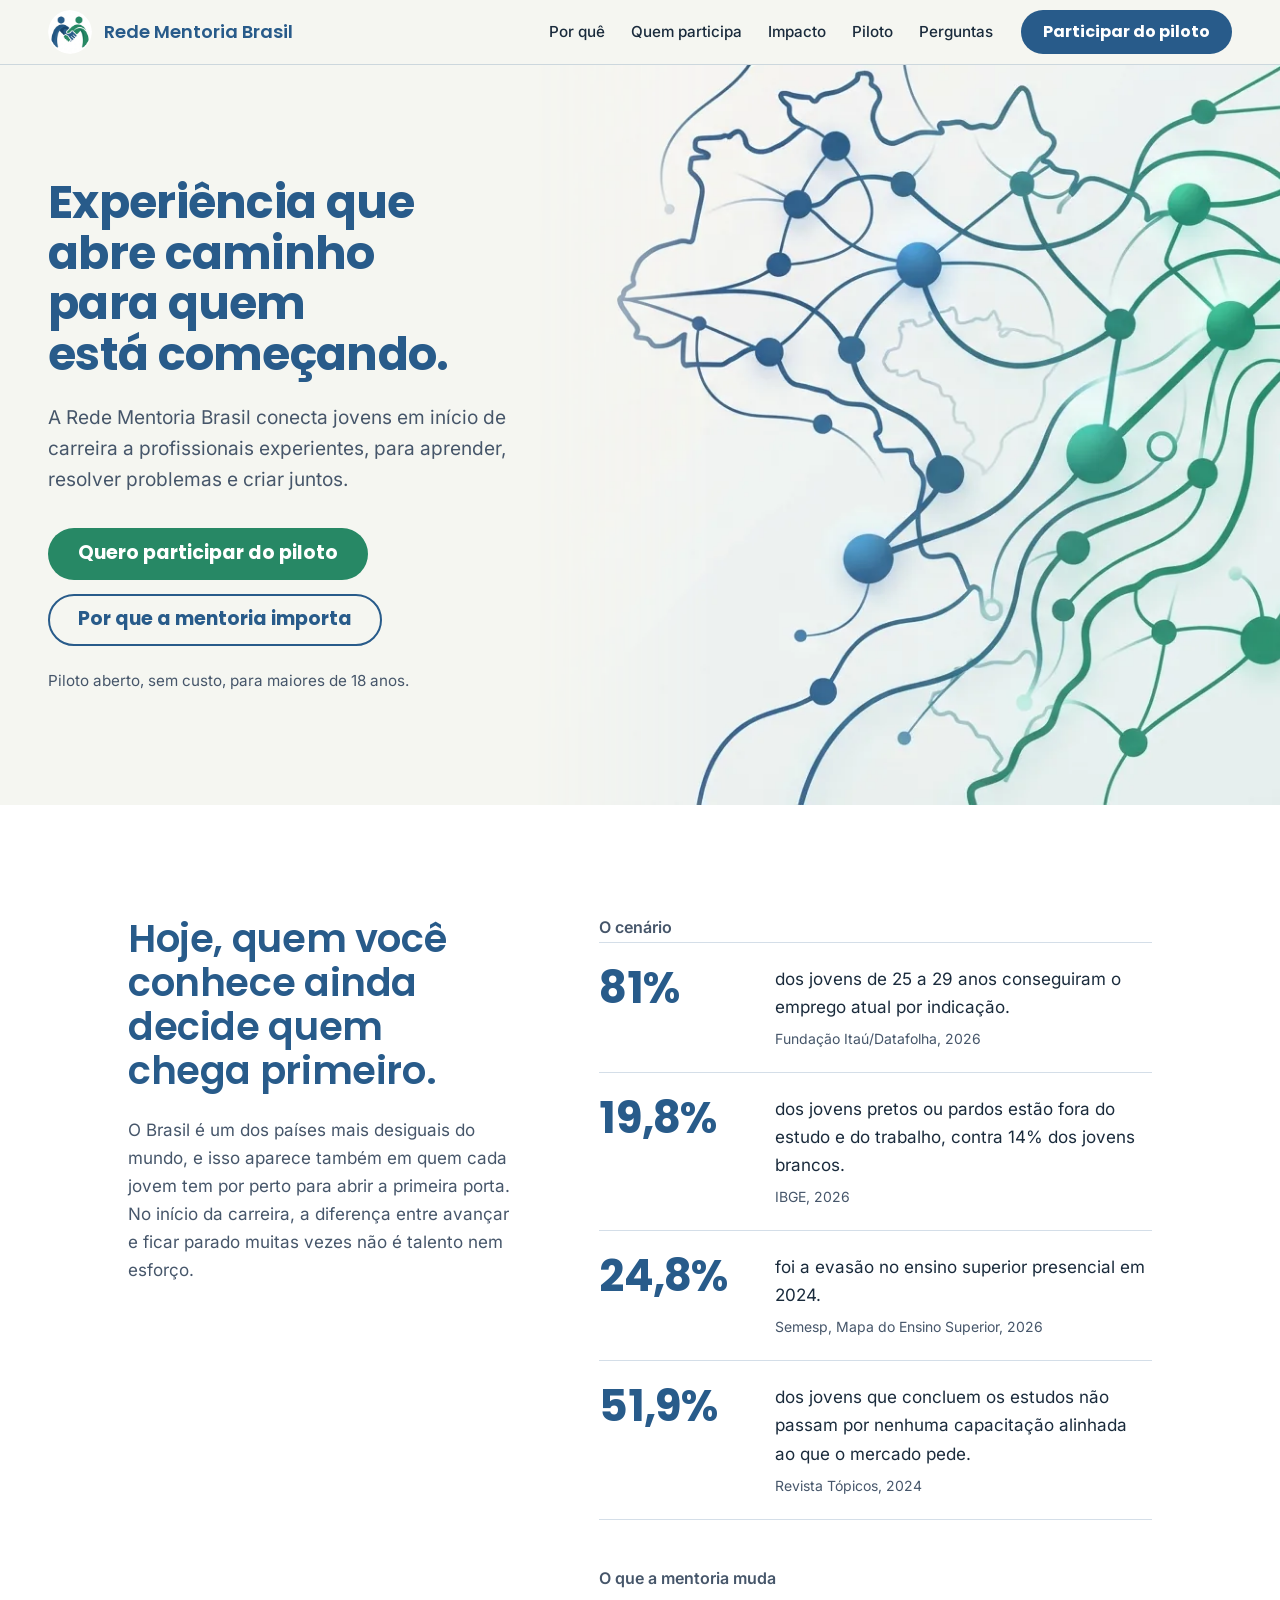
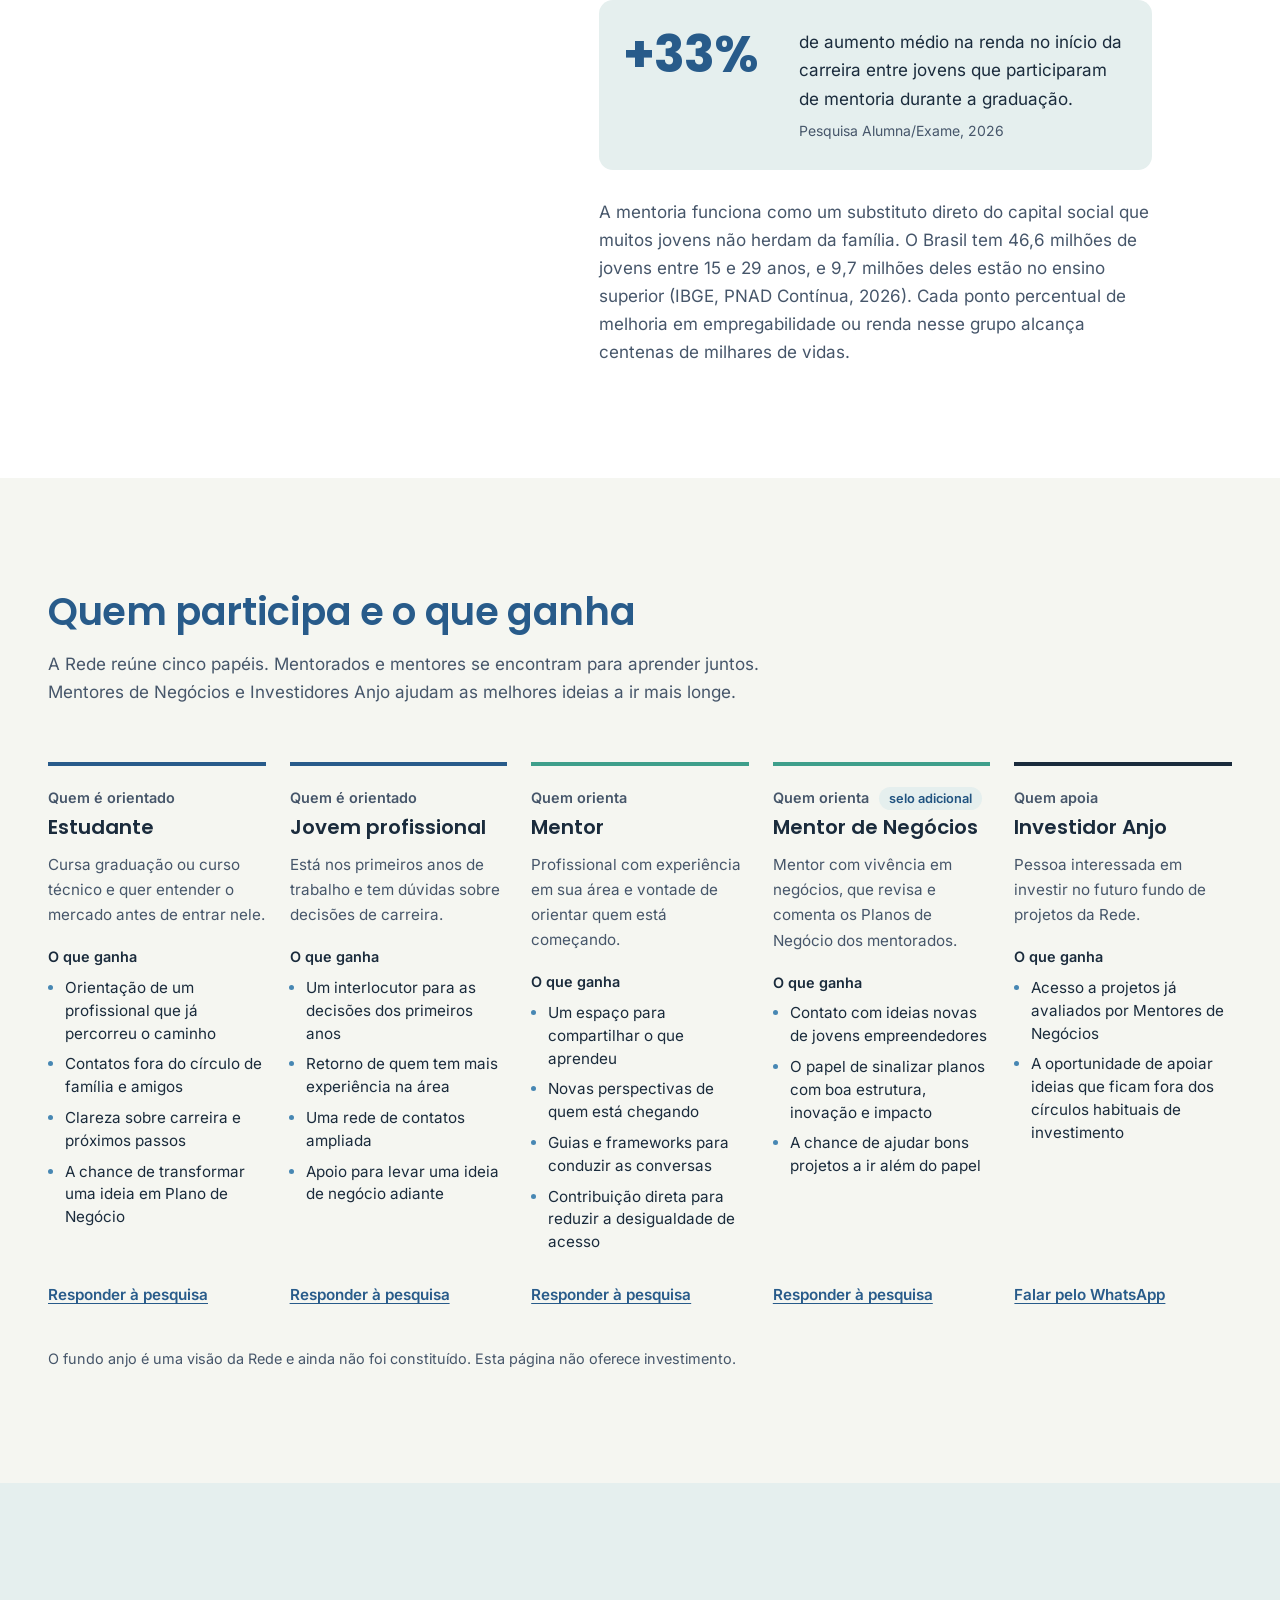
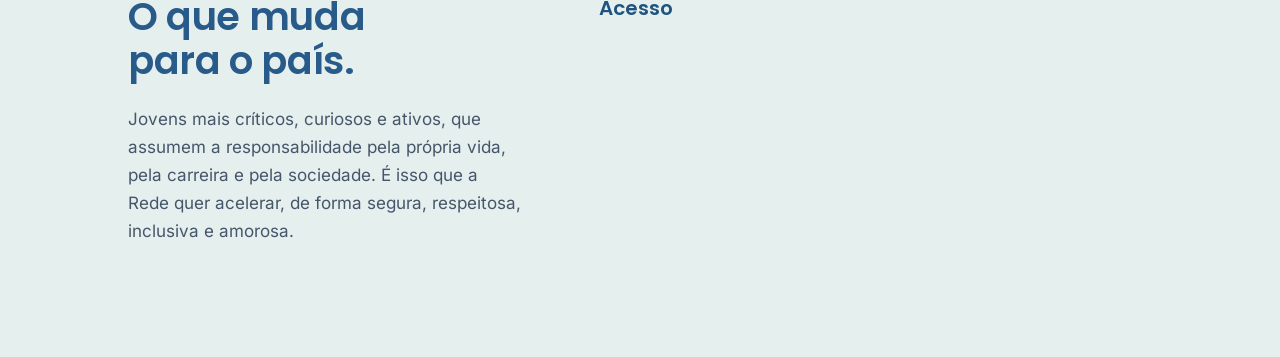
<file: index.html>
<!DOCTYPE html>
<html lang="pt-BR">
<head>
  <meta charset="utf-8">
  <meta name="viewport" content="width=device-width, initial-scale=1">
  <title>Rede Mentoria Brasil | Conectando experiência a quem está começando</title>
  <meta name="description" content="A Rede Mentoria Brasil conecta jovens em início de carreira a profissionais experientes. Piloto aberto, sem custo, para maiores de 18 anos.">
  <meta name="theme-color" content="#285B8A">

  <meta property="og:type" content="website">
  <meta property="og:locale" content="pt_BR">
  <meta property="og:title" content="Rede Mentoria Brasil">
  <meta property="og:description" content="Experiência que abre caminho para quem está começando. Participe do piloto.">
  <meta property="og:image" content="assets/img/og-image.jpg">

  <link rel="icon" type="image/png" sizes="32x32" href="assets/img/favicon-32.png">
  <link rel="icon" type="image/png" sizes="64x64" href="assets/img/favicon-64.png">
  <link rel="apple-touch-icon" href="assets/img/apple-touch-icon.png">

  <link rel="preload" href="assets/fonts/poppins-latin-700-normal.woff2" as="font" type="font/woff2" crossorigin>
  <link rel="preload" href="assets/fonts/inter-latin-wght-normal.woff2" as="font" type="font/woff2" crossorigin>
  <link rel="stylesheet" href="styles.css">
</head>
<body>
  <a class="pular" href="#conteudo">Ir para o conteúdo</a>

  <header class="topo">
    <div class="topo__interno">
      <a class="marca" href="#inicio" aria-label="Rede Mentoria Brasil, início">
        <img src="assets/img/logo-marca-128.png" width="44" height="44" alt="">
        <span>Rede Mentoria Brasil</span>
      </a>
      <nav class="menu" aria-label="Seções da página">
        <a href="#porque">Por quê</a>
        <a href="#para-quem">Quem participa</a>
        <a href="#impacto">Impacto</a>
        <a href="#piloto">Piloto</a>
        <a href="#faq">Perguntas</a>
      </nav>
      <a class="btn btn--azul btn--pequeno" href="/inscricao/">Participar do piloto</a>
    </div>
  </header>

  <main id="conteudo">

    <!-- HERO -->
    <section class="hero" id="inicio">
      <div class="hero__texto">
        <h1>Experiência que abre caminho para quem está começando.</h1>
        <p class="hero__sub">A Rede Mentoria Brasil conecta jovens em início de carreira a profissionais experientes, para aprender, resolver problemas e criar juntos.</p>
        <div class="acoes">
          <a class="btn btn--verde" href="/inscricao/">Quero participar do piloto</a>
          <a class="btn btn--contorno" href="#porque">Por que a mentoria importa</a>
        </div>
        <p class="hero__nota">Piloto aberto, sem custo, para maiores de 18 anos.</p>
      </div>
      <div class="hero__imagem">
        <picture>
          <source media="(max-width: 760px)" srcset="assets/img/hero-vertical.webp" width="768" height="1376">
          <img src="assets/img/hero-horizontal.webp" width="1376" height="768" alt="" fetchpriority="high">
        </picture>
      </div>
    </section>

    <!-- POR QUE -->
    <section class="secao secao--branca" id="porque" aria-labelledby="t-porque">
      <div class="contem porque">
        <div class="porque__intro">
          <h2 id="t-porque">Hoje, quem você conhece ainda decide quem chega primeiro.</h2>
          <p>O Brasil é um dos países mais desiguais do mundo, e isso aparece também em quem cada jovem tem por perto para abrir a primeira porta. No início da carreira, a diferença entre avançar e ficar parado muitas vezes não é talento nem esforço.</p>
        </div>

        <div class="porque__dados">
          <h3 class="porque__grupo">O cenário</h3>
          <ul class="dados">
            <li>
              <span class="num">81%</span>
              <p>dos jovens de 25 a 29 anos conseguiram o emprego atual por indicação.</p>
              <p class="fonte">Fundação Itaú/Datafolha, 2026</p>
            </li>
            <li>
              <span class="num">19,8%</span>
              <p>dos jovens pretos ou pardos estão fora do estudo e do trabalho, contra 14% dos jovens brancos.</p>
              <p class="fonte">IBGE, 2026</p>
            </li>
            <li>
              <span class="num">24,8%</span>
              <p>foi a evasão no ensino superior presencial em 2024.</p>
              <p class="fonte">Semesp, Mapa do Ensino Superior, 2026</p>
            </li>
            <li>
              <span class="num">51,9%</span>
              <p>dos jovens que concluem os estudos não passam por nenhuma capacitação alinhada ao que o mercado pede.</p>
              <p class="fonte">Revista Tópicos, 2024</p>
            </li>
          </ul>

          <h3 class="porque__grupo">O que a mentoria muda</h3>
          <div class="destaque">
            <span class="num">+33%</span>
            <p>de aumento médio na renda no início da carreira entre jovens que participaram de mentoria durante a graduação.</p>
            <p class="fonte">Pesquisa Alumna/Exame, 2026</p>
          </div>
          <p class="porque__fecho">A mentoria funciona como um substituto direto do capital social que muitos jovens não herdam da família. O Brasil tem 46,6 milhões de jovens entre 15 e 29 anos, e 9,7 milhões deles estão no ensino superior (IBGE, PNAD Contínua, 2026). Cada ponto percentual de melhoria em empregabilidade ou renda nesse grupo alcança centenas de milhares de vidas.</p>
        </div>
      </div>
    </section>

    <!-- QUEM PARTICIPA -->
    <section class="secao secao--nevoa" id="para-quem" aria-labelledby="t-quem">
      <div class="contem contem--largo">
        <div class="titulo-secao">
          <h2 id="t-quem">Quem participa e o que ganha</h2>
          <p>A Rede reúne cinco papéis. Mentorados e mentores se encontram para aprender juntos. Mentores de Negócios e Investidores Anjo ajudam as melhores ideias a ir mais longe.</p>
        </div>

        <div class="papeis">
          <article class="papel papel--mentorado">
            <p class="papel__grupo">Quem é orientado</p>
            <h3>Estudante</h3>
            <p class="papel__quem">Cursa graduação ou curso técnico e quer entender o mercado antes de entrar nele.</p>
            <h4>O que ganha</h4>
            <ul>
              <li>Orientação de um profissional que já percorreu o caminho</li>
              <li>Contatos fora do círculo de família e amigos</li>
              <li>Clareza sobre carreira e próximos passos</li>
              <li>A chance de transformar uma ideia em Plano de Negócio</li>
            </ul>
            <a class="papel__link" href="/inscricao/">Responder à pesquisa</a>
          </article>

          <article class="papel papel--mentorado">
            <p class="papel__grupo">Quem é orientado</p>
            <h3>Jovem profissional</h3>
            <p class="papel__quem">Está nos primeiros anos de trabalho e tem dúvidas sobre decisões de carreira.</p>
            <h4>O que ganha</h4>
            <ul>
              <li>Um interlocutor para as decisões dos primeiros anos</li>
              <li>Retorno de quem tem mais experiência na área</li>
              <li>Uma rede de contatos ampliada</li>
              <li>Apoio para levar uma ideia de negócio adiante</li>
            </ul>
            <a class="papel__link" href="/inscricao/">Responder à pesquisa</a>
          </article>

          <article class="papel papel--mentor">
            <p class="papel__grupo">Quem orienta</p>
            <h3>Mentor</h3>
            <p class="papel__quem">Profissional com experiência em sua área e vontade de orientar quem está começando.</p>
            <h4>O que ganha</h4>
            <ul>
              <li>Um espaço para compartilhar o que aprendeu</li>
              <li>Novas perspectivas de quem está chegando</li>
              <li>Guias e frameworks para conduzir as conversas</li>
              <li>Contribuição direta para reduzir a desigualdade de acesso</li>
            </ul>
            <a class="papel__link" href="/inscricao/">Responder à pesquisa</a>
          </article>

          <article class="papel papel--mentor">
            <p class="papel__grupo">Quem orienta <span class="selo">selo adicional</span></p>
            <h3>Mentor de Negócios</h3>
            <p class="papel__quem">Mentor com vivência em negócios, que revisa e comenta os Planos de Negócio dos mentorados.</p>
            <h4>O que ganha</h4>
            <ul>
              <li>Contato com ideias novas de jovens empreendedores</li>
              <li>O papel de sinalizar planos com boa estrutura, inovação e impacto</li>
              <li>A chance de ajudar bons projetos a ir além do papel</li>
            </ul>
            <a class="papel__link" href="/inscricao/">Responder à pesquisa</a>
          </article>

          <article class="papel papel--apoio">
            <p class="papel__grupo">Quem apoia</p>
            <h3>Investidor Anjo</h3>
            <p class="papel__quem">Pessoa interessada em investir no futuro fundo de projetos da Rede.</p>
            <h4>O que ganha</h4>
            <ul>
              <li>Acesso a projetos já avaliados por Mentores de Negócios</li>
              <li>A oportunidade de apoiar ideias que ficam fora dos círculos habituais de investimento</li>
            </ul>
            <a class="papel__link" href="https://wa.me/5541999118887?text=Contato%20Landing%20Page%20-%20Rede%20Mentoria%20Brasil.%20Eu%20gostaria%20de%20mais%20informa%C3%A7%C3%B5es%3A" target="_blank" rel="noopener">Falar pelo WhatsApp</a>
          </article>
        </div>

        <p class="aviso">O fundo anjo é uma visão da Rede e ainda não foi constituído. Esta página não oferece investimento.</p>
      </div>
    </section>

    <!-- IMPACTO -->
    <section class="secao secao--verde-agua" id="impacto" aria-labelledby="t-impacto">
      <div class="contem impacto">
        <div class="impacto__intro">
          <h2 id="t-impacto">O que muda para o país.</h2>
          <p>Jovens mais críticos, curiosos e ativos, que assumem a responsabilidade pela própria vida, pela carreira e pela sociedade. É isso que a Rede quer acelerar, de forma segura, respeitosa, inclusiva e amorosa.</p>
        </div>
        <ul class="impacto__lista">
          <li>
            <h3>Acesso
</file>
<file: styles.css>
/* Rede Mentoria Brasil — landing page
   Cores, proporções e regras de uso: rede-mentoria-brasil_brand-spec.md v1.0 */

@font-face {
  font-family: "Poppins";
  font-weight: 500;
  font-style: normal;
  font-display: swap;
  src: url("assets/fonts/poppins-latin-500-normal.woff2") format("woff2");
}
@font-face {
  font-family: "Poppins";
  font-weight: 600;
  font-style: normal;
  font-display: swap;
  src: url("assets/fonts/poppins-latin-600-normal.woff2") format("woff2");
}
@font-face {
  font-family: "Poppins";
  font-weight: 700;
  font-style: normal;
  font-display: swap;
  src: url("assets/fonts/poppins-latin-700-normal.woff2") format("woff2");
}
@font-face {
  font-family: "Inter";
  font-weight: 100 900;
  font-style: normal;
  font-display: swap;
  src: url("assets/fonts/inter-latin-wght-normal.woff2") format("woff2");
}

:root {
  --nevoa: #F5F6F1;
  --nevoa-verde: #E5EFEE;
  --branco: #FFFFFF;
  --azul: #285B8A;
  --azul-profundo: #205380;
  --azul-rede: #4787B3;
  --verde: #278865;
  --verde-profundo: #187858;
  --verde-agua: #3E9F8B;
  --tinta: #1A2B3C;
  --tinta-suave: #46566A;
  --linha: rgba(40, 91, 138, 0.2);

  --fonte-titulo: "Poppins", "Nunito", "Segoe UI", system-ui, sans-serif;
  --fonte-texto: "Inter", "Segoe UI", system-ui, -apple-system, Roboto, sans-serif;

  --largura: 1120px;
  --largura-larga: 1280px;
  --margem: clamp(20px, 5vw, 48px);
  --respiro: clamp(64px, 9vw, 112px);
}

*, *::before, *::after { box-sizing: border-box; }

html {
  scroll-behavior: smooth;
  scroll-padding-top: 88px;
  -webkit-text-size-adjust: 100%;
}

@media (prefers-reduced-motion: reduce) {
  html { scroll-behavior: auto; }
}

body {
  margin: 0;
  background: var(--nevoa);
  color: var(--tinta);
  font-family: var(--fonte-texto);
  font-size: 1.0625rem;
  line-height: 1.65;
  -webkit-font-smoothing: antialiased;
}

img { max-width: 100%; height: auto; display: block; }

h1, h2, h3, h4 {
  font-family: var(--fonte-titulo);
  color: var(--tinta);
  margin: 0;
  text-wrap: balance;
}

p { margin: 0 0 1em; }
p:last-child { margin-bottom: 0; }

a { color: var(--azul); text-underline-offset: 3px; }
a:hover { color: var(--azul-profundo); }

:focus-visible {
  outline: 3px solid var(--azul-rede);
  outline-offset: 3px;
  border-radius: 4px;
}

.pular {
  position: absolute;
  left: 16px;
  top: -80px;
  background: var(--azul);
  color: var(--branco);
  padding: 10px 16px;
  border-radius: 8px;
  z-index: 100;
}
.pular:focus { top: 12px; color: var(--branco); }

/* ---------- Botões ---------- */
.btn {
  display: inline-flex;
  align-items: center;
  justify-content: center;
  min-height: 52px;
  padding: 12px 28px;
  border-radius: 999px;
  border: 2px solid transparent;
  font-family: var(--fonte-titulo);
  font-weight: 700;
  font-size: 1.1875rem;
  line-height: 1.2;
  text-align: center;
  text-decoration: none;
  cursor: pointer;
  transition: background-color .15s ease, color .15s ease, border-color .15s ease;
}
.btn--verde { background: var(--verde); color: var(--branco); }
.btn--verde:hover { background: var(--verde-profundo); color: var(--branco); }
.btn--azul { background: var(--azul); color: var(--branco); }
.btn--azul:hover { background: var(--azul-profundo); color: var(--branco); }
.btn--contorno { background: transparent; color: var(--azul); border-color: var(--azul); }
.btn--contorno:hover { background: var(--azul); color: var(--branco); }
.btn--pequeno { min-height: 44px; padding: 8px 20px; font-size: 1rem; white-space: nowrap; }

.acoes { display: flex; flex-wrap: wrap; gap: 14px; }

/* ---------- Topo ---------- */
.topo {
  position: sticky;
  top: 0;
  z-index: 50;
  background: rgba(245, 246, 241, 0.94);
  backdrop-filter: blur(8px);
  border-bottom: 1px solid var(--linha);
}
.topo__interno {
  max-width: var(--largura-larga);
  margin: 0 auto;
  padding: 10px var(--margem);
  display: flex;
  align-items: center;
  gap: 28px;
}
.marca {
  display: flex;
  align-items: center;
  gap: 12px;
  text-decoration: none;
  color: var(--azul);
  font-family: var(--fonte-titulo);
  font-weight: 600;
  font-size: 1.125rem;
  margin-right: auto;
  white-space: nowrap;
}
.marca img { border-radius: 50%; }
.menu { display: flex; gap: 26px; }
.menu a {
  color: var(--tinta);
  text-decoration: none;
  font-weight: 500;
  font-size: 0.95rem;
  white-space: nowrap;
}
.menu a:hover { color: var(--azul); text-decoration: underline; text-underline-offset: 6px; }

/* ---------- Hero ---------- */
.hero {
  display: grid;
  grid-template-columns: minmax(0, 5fr) minmax(0, 7fr);
  min-height: min(84vh, 740px);
  background: var(--nevoa);
  overflow: hidden;
}
.hero__texto {
  align-self: center;
  padding: 56px 24px 56px max(var(--margem), calc((100vw - var(--largura-larga)) / 2 + var(--margem)));
}
.hero h1 {
  font-size: clamp(2.1rem, 3.6vw, 3.4rem);
  font-weight: 700;
  line-height: 1.1;
  letter-spacing: -0.015em;
  color: var(--azul);
  margin-bottom: 22px;
}
.hero__sub {
  font-size: 1.1875rem;
  color: var(--tinta-suave);
  max-width: 34em;
  margin-bottom: 32px;
}
.hero__nota {
  margin-top: 22px;
  font-size: 0.95rem;
  color: var(--tinta-suave);
}
.hero__imagem { position: relative; min-height: 320px; }
.hero__imagem picture,
.hero__imagem img {
  position: absolute;
  inset: 0;
  width: 100%;
  height: 100%;
}
.hero__imagem img {
  object-fit: cover;
  object-position: 72% 50%;
  -webkit-mask-image: linear-gradient(to right, transparent 0, #000 24%);
  mask-image: linear-gradient(to right, transparent 0, #000 24%);
}

/* ---------- Estrutura de seções ---------- */
.secao { padding-block: var(--respiro); }
.secao--branca { background: var(--branco); }
.secao--nevoa { background: var(--nevoa); }
.secao--verde-agua { background: var(--nevoa-verde); }

.contem {
  max-width: var(--largura);
  margin: 0 auto;
  padding-inline: var(--margem);
}
.contem--largo { max-width: var(--largura-larga); }

h2 {
  font-size: clamp(1.7rem, 3vw, 2.5rem);
  font-weight: 600;
  line-height: 1.15;
  letter-spacing: -0.01em;
  color: var(--azul);
}
h3 { font-size: 1.25rem; font-weight: 600; line-height: 1.3; }

.titulo-secao { max-width: 44em; margin-bottom: clamp(32px, 5vw, 56px); }
.titulo-secao h2 { margin-bottom: 16px; }
.titulo-secao p { color: var(--tinta-suave); }

/* ---------- Por que ---------- */
.porque {
  display: grid;
  grid-template-columns: minmax(0, 5fr) minmax(0, 7fr);
  gap: clamp(32px, 6vw, 88px);
  align-items: start;
}
.porque__intro { position: sticky; top: 112px; }
.porque__intro h2 { margin-bottom: 22px; }
.porque__intro p { color: var(--tinta-suave); }

.porque__grupo {
  font-family: var(--fonte-texto);
  font-size: 1rem;
  font-weight: 600;
  color: var(--tinta-suave);
  margin-bottom: 4px;
}
.porque__grupo:not(:first-child) { margin-top: 48px; }

.dados { list-style: none; margin: 0; padding: 0; }
.dados li {
  display: grid;
  grid-template-columns: 9.5rem minmax(0, 1fr);
  column-gap: 24px;
  padding: 22px 0;
  border-bottom: 1px solid var(--linha);
}
.dados li:first-child { border-top: 1px solid var(--linha); }
.dados .num { grid-row: 1 / span 2; }
.dados p { margin: 0; }
.num {
  font-family: var(--fonte-titulo);
  font-weight: 700;
  font-size: clamp(2rem, 3.4vw, 2.75rem);
  line-height: 1.05;
  color: var(--azul);
  letter-spacing: -0.02em;
}
.fonte {
  font-size: 0.875rem;
  color: var(--tinta-suave);
  margin-top: 6px !important;
}

.destaque {
  display: grid;
  grid-template-columns: 9.5rem minmax(0, 1fr);
  column-gap: 24px;
  padding: 28px 24px;
  margin-top: 12px;
  background: var(--nevoa-verde);
  border-radius: 14px;
}
.destaque .num { grid-row: 1 / span 2; font-size: clamp(2.4rem, 4vw, 3.25rem); }
.destaque p { margin: 0; }
.porque__fecho { margin-top: 28px; color: var(--tinta-suave); }

/* ---------- Papéis ---------- */
.papeis {
  display: grid;
  grid-template-columns: repeat(5, minmax(0, 1fr));
  gap: 28px 24px;
}
.papel {
  display: flex;
  flex-direction: column;
  padding-top: 20px;
  border-top: 4px solid var(--tinta);
}
.papel--mentorado { border-top-color: var(--azul); }
.papel--mentor { border-top-color: var(--verde-agua); }
.papel--apoio { border-top-color: var(--tinta); }

.papel__grupo {
  font-size: 0.9rem;
  font-weight: 600;
  color: var(--tinta-suave);
  margin-bottom: 4px;
  min-height: 1.6em;
}
.papel h3 { margin-bottom: 12px; color: var(--tinta); }
.papel__quem { font-size: 0.95rem; color: var(--tinta-suave); margin-bottom: 18px; }
.papel h4 {
  font-family: var(--fonte-texto);
  font-size: 0.9rem;
  font-weight: 600;
  color: var(--tinta);
  margin-bottom: 8px;
}
.papel ul {
  margin: 0 0 20px;
  padding-left: 1.1em;
  font-size: 0.95rem;
  line-height: 1.5;
}
.papel li { margin-bottom: 8px; }
.papel li::marker { color: var(--azul-rede); }
.papel__link {
  margin-top: auto;
  font-weight: 600;
  font-size: 0.95rem;
}

.selo {
  display: inline-block;
  margin-left: 6px;
  padding: 1px 10px;
  border-radius: 999px;
  background: var(--nevoa-verde);
  color: var(--azul-profundo);
  font-size: 0.8rem;
  font-weight: 600;
}

.aviso {
  margin-top: 40px;
  font-size: 0.9rem;
  color: var(--tinta-suave);
}

/* ---------- Impacto ---------- */
.impacto {
  display: grid;
  grid-template-columns: minmax(0, 5fr) minmax(0, 7fr);
  gap: clamp(32px, 6vw, 88px);
  align-items: start;
}
.impacto__intro h2 { margin-bottom: 22px; }
.impacto__intro p { color: var(--tinta-suave); }
.impacto__lista { list-style: none; margin: 0; padding: 0; }
.impacto__lista li {
  padding: 24px 0;
  border-bottom: 1px solid var(--linha);
}
.impacto__lista li:first-child { padding-top: 0; }
.impacto__lista li:last-child { border-bottom: 0; padding-bottom: 0; }
.impacto__lista h3 { color: var(--azul-profundo); margin-bottom: 8px; }
.impacto__lista p { color: var(--tinta); }

/* ---------- Piloto ---------- */
.piloto {
  display: grid;
  grid-template-columns: minmax(0, 6fr) minmax(0, 6fr);
  gap: clamp(32px, 6vw, 80px);
  align-items: start;
}
.piloto__texto h2 { margin-bottom: 22px; }
.piloto__texto p { color: var(--tinta-suave); max-width: 34em; }
.piloto__acoes { display: grid; gap: 20px; }
.acao {
  padding: 28px;
  background: var(--nevoa);
  border-radius: 16px;
  border: 1px solid var(--linha);
}
.acao h3 { margin-bottom: 8px; color: var(--azul-profundo); }
.acao p { color: var(--tinta-suave); margin-bottom: 20px; }

/* ---------- Segurança ---------- */
.seguranca {
  display: grid;
  grid-template-columns: repeat(3, minmax(0, 1fr));
  gap: 32px;
}
.seguranca > div {
  padding-left: 20px;
  border-left: 4px solid var(--azul);
}
.seguranca h3 { margin-bottom: 10px; color: var(--azul-profundo); }
.seguranca p { color: var(--tinta-suave); }

/* ---------- FAQ ---------- */
.faq {
  display: grid;
  grid-template-columns: minmax(0, 4fr) minmax(0, 8fr);
  gap: clamp(32px, 6vw, 80px);
  align-items: start;
}
.faq__intro { position: sticky; top: 112px; }
.faq__intro h2 { margin-bottom: 18px; }
.faq__intro p { color: var(--tinta-suave); }

.faq__lista details { border-bottom: 1px solid var(--linha); }
.faq__lista details:first-child { border-top: 1px solid var(--linha); }
.faq__lista summary {
  display: flex;
  justify-content: space-between;
  align-items: center;
  gap: 20px;
  padding: 20px 4px;
  cursor: pointer;
  list-style: none;
  font-family: var(--fonte-titulo);
  font-weight: 500;
  font-size: 1.0625rem;
  line-height: 1.35;
  color: var(--tinta);
}
.faq__lista summary::-webkit-details-marker { display: none; }
.faq__lista summary::after {
  content: "+";
  flex: none;
  width: 32px;
  height: 32px;
  display: grid;
  place-items: center;
  border-radius: 50%;
  background: var(--nevoa-verde);
  color: var(--azul);
  font-size: 1.4rem;
  line-height: 1;
}
.faq__lista details[open] summary::after { content: "\2212"; background: var(--azul); color: var(--branco); }
.faq__lista summary:hover { color: var(--azul); }
.resposta { padding: 0 44px 22px 4px; color: var(--tinta-suave); }
.resposta ul { margin: 0 0 1em; padding-left: 1.2em; }
.resposta li { margin-bottom: 6px; }
.resposta strong { color: var(--tinta); font-weight: 600; }

/* ---------- Chamada final ---------- */
.final { background: var(--nevoa-verde); padding-block: var(--respiro); }
.final__interno {
  display: grid;
  grid-template-columns: 240px minmax(0, 1fr);
  gap: clamp(24px, 5vw, 64px);
  align-items: center;
}
.final__selo {
  width: 240px;
  height: 240px;
  border-radius: 50%;
  overflow: hidden;
  background: var(--branco);
}
.final__selo img {
  width: 100%;
  height: 100%;
  object-fit: cover;
  transform: scale(1.45);
}
.final h2 { margin-bottom: 14px; }
.final p { color: var(--tinta-suave); margin-bottom: 28px; max-width: 36em; }

/* ---------- Rodapé ---------- */
.rodape {
  background: var(--azul);
  color: var(--branco);
  padding-top: 64px;
  font-size: 0.95rem;
}
.rodape a { color: var(--branco); }
.rodape a:hover { color: var(--nevoa-verde); }
.rodape :focus-visible { outline-color: var(--branco); }
.rodape__interno {
  display: grid;
  grid-template-columns: minmax(0, 4fr) minmax(0, 4fr) minmax(0, 6fr);
  gap: 40px;
}
.rodape__nome {
  font-family: var(--fonte-titulo);
  font-weight: 600;
  font-size: 1.375rem;
  margin-bottom: 8px;
}
.rodape h2 {
  font-family: var(--fonte-texto);
  font-size: 1rem;
  font-weight: 600;
  color: var(--branco);
  letter-spacing: 0;
  margin-bottom: 12px;
}
.rodape ul { list-style: none; margin: 0; padding: 0; }
.rodape li { margin-bottom: 8px; }
.rodape__notas p { color: rgba(255, 255, 255, 0.88); font-size: 0.875rem; line-height: 1.55; margin-bottom: 10px; }
.rodape__copy {
  max-width: var(--largura);
  margin: 48px auto 0;
  padding: 20px var(--margem) 28px;
  border-top: 1px solid rgba(255, 255, 255, 0.25);
  font-size: 0.85rem;
  color: rgba(255, 255, 255, 0.85);
}

/* ---------- Responsivo ---------- */
@media (max-width: 1180px) {
  .papeis { grid-template-columns: repeat(3, minmax(0, 1fr)); }
}

@media (max-width: 1100px) {
  .menu { display: none; }
}

@media (max-width: 960px) {
  .porque,
  .impacto,
  .piloto,
  .faq { grid-template-columns: minmax(0, 1fr); }
  .porque__intro,
  .faq__intro { position: static; }
  .seguranca { grid-template-columns: minmax(0, 1fr); }
  .rodape__interno { grid-template-columns: minmax(0, 1fr); }
  .papeis { grid-template-columns: repeat(2, minmax(0, 1fr)); }
}

@media (max-width: 760px) {
  .hero { grid-template-columns: minmax(0, 1fr); min-height: 0; }
  .hero__imagem { order: -1; height: 300px; min-height: 0; }
  .hero__imagem img {
    object-position: 60% 42%;
    -webkit-mask-image: linear-gradient(to bottom, #000 78%, transparent 100%);
    mask-image: linear-gradient(to bottom, #000 78%, transparent 100%);
  }
  .hero__texto { padding: 20px var(--margem) 48px; }
  .final__interno { grid-template-columns: minmax(0, 1fr); }
  .final__selo { width: 150px; height: 150px; }
}

@media (max-width: 600px) {
  .marca span { display: none; }
  .papeis { grid-template-columns: minmax(0, 1fr); }
  .dados li,
  .destaque { grid-template-columns: minmax(0, 1fr); }
  .dados .num,
  .destaque .num { grid-row: auto; margin-bottom: 6px; }
  .acoes .btn { width: 100%; }
  .resposta { padding-right: 8px; }
}
</file>
